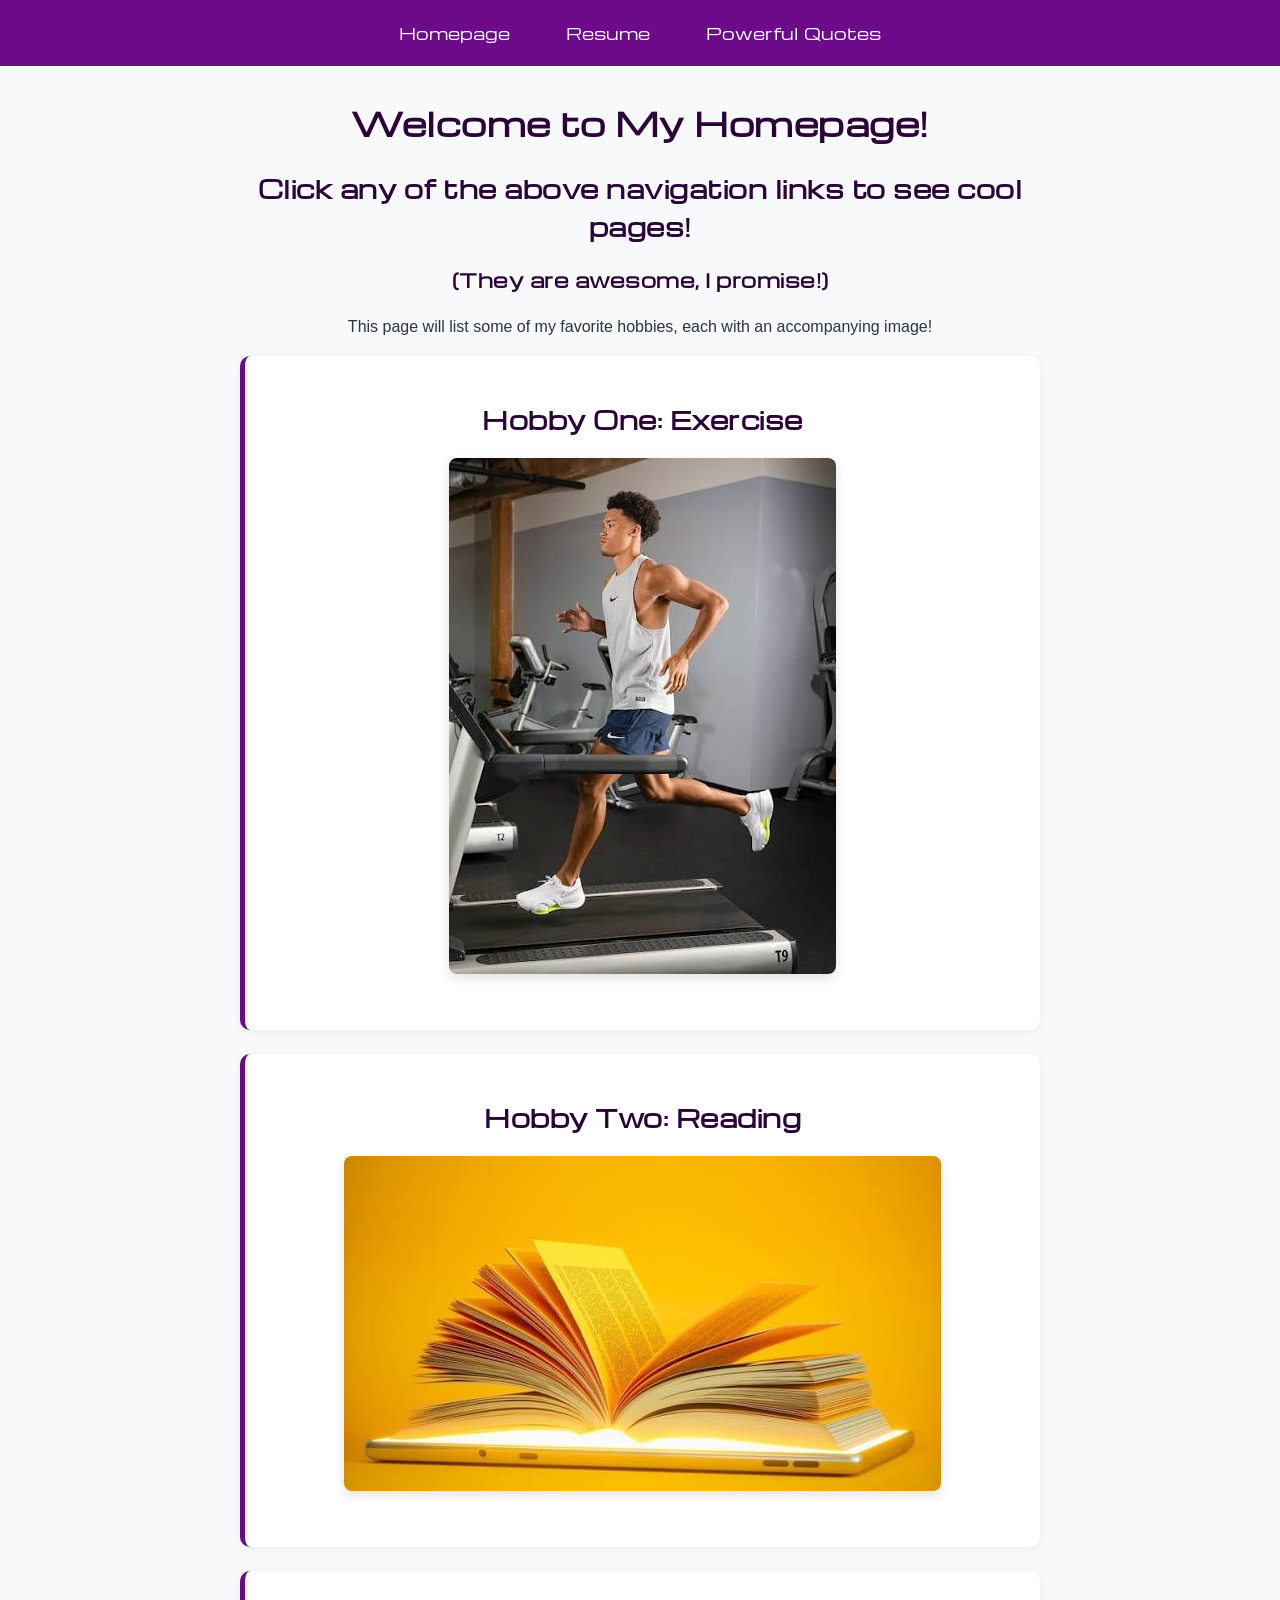
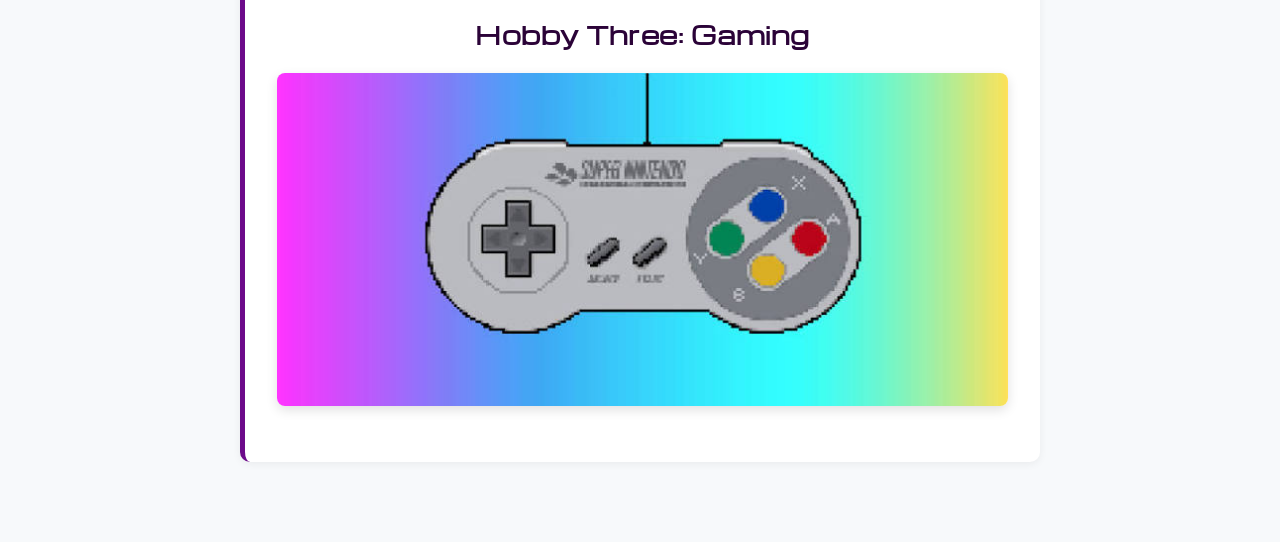
<file: index.html>
<!DOCTYPE html>
<html lang="en">
  <head>
    <meta charset="utf-8">
    <title>Homepage</title>
    <link rel="stylesheet" href="css/normalize.css">
    <link rel="stylesheet" href="css/style.css">
    <link rel="preconnect" href="https://fonts.googleapis.com">
    <link rel="preconnect" href="https://fonts.gstatic.com" crossorigin>
    <link href="https://fonts.googleapis.com/css2?family=Michroma&display=swap" rel="stylesheet">
  </head>
  
  <body>
    <header>
      <nav class="navbar">
        <ul class="nav-list">
          <li><a href="index.html">Homepage</a></li>
          <li><a href="resume.html">Resume</a></li>
          <li><a href="quotes.html">Powerful Quotes</a></li>
        </ul>
      </nav>
    </header>
    
    <main class="content-container text-center">
      <h1 class="hometext">Welcome to My Homepage!</h1>
      <h2>Click any of the above navigation links to see cool pages!</h2>
      <h3>(They are awesome, I promise!)</h3>
      <p>This page will list some of my favorite hobbies, each with an accompanying image!</p>
      
      <section class="card">
        <h2>Hobby One: Exercise</h2>
        <img src="media/images/nike_run.jpg" alt="man on treadmill">
      </section>
      
      <section class="card">
        <h2>Hobby Two: Reading</h2>
        <img src="media/images/book1.jpg" alt="an open book">
      </section>  
      
      <section class="card">  
        <h2>Hobby Three: Gaming</h2>
        <img src="media/images/snes_controller.jpg" alt="pixel art Snes controller">
      </section>  
      
    </main>
  </body>
</html>
</file>
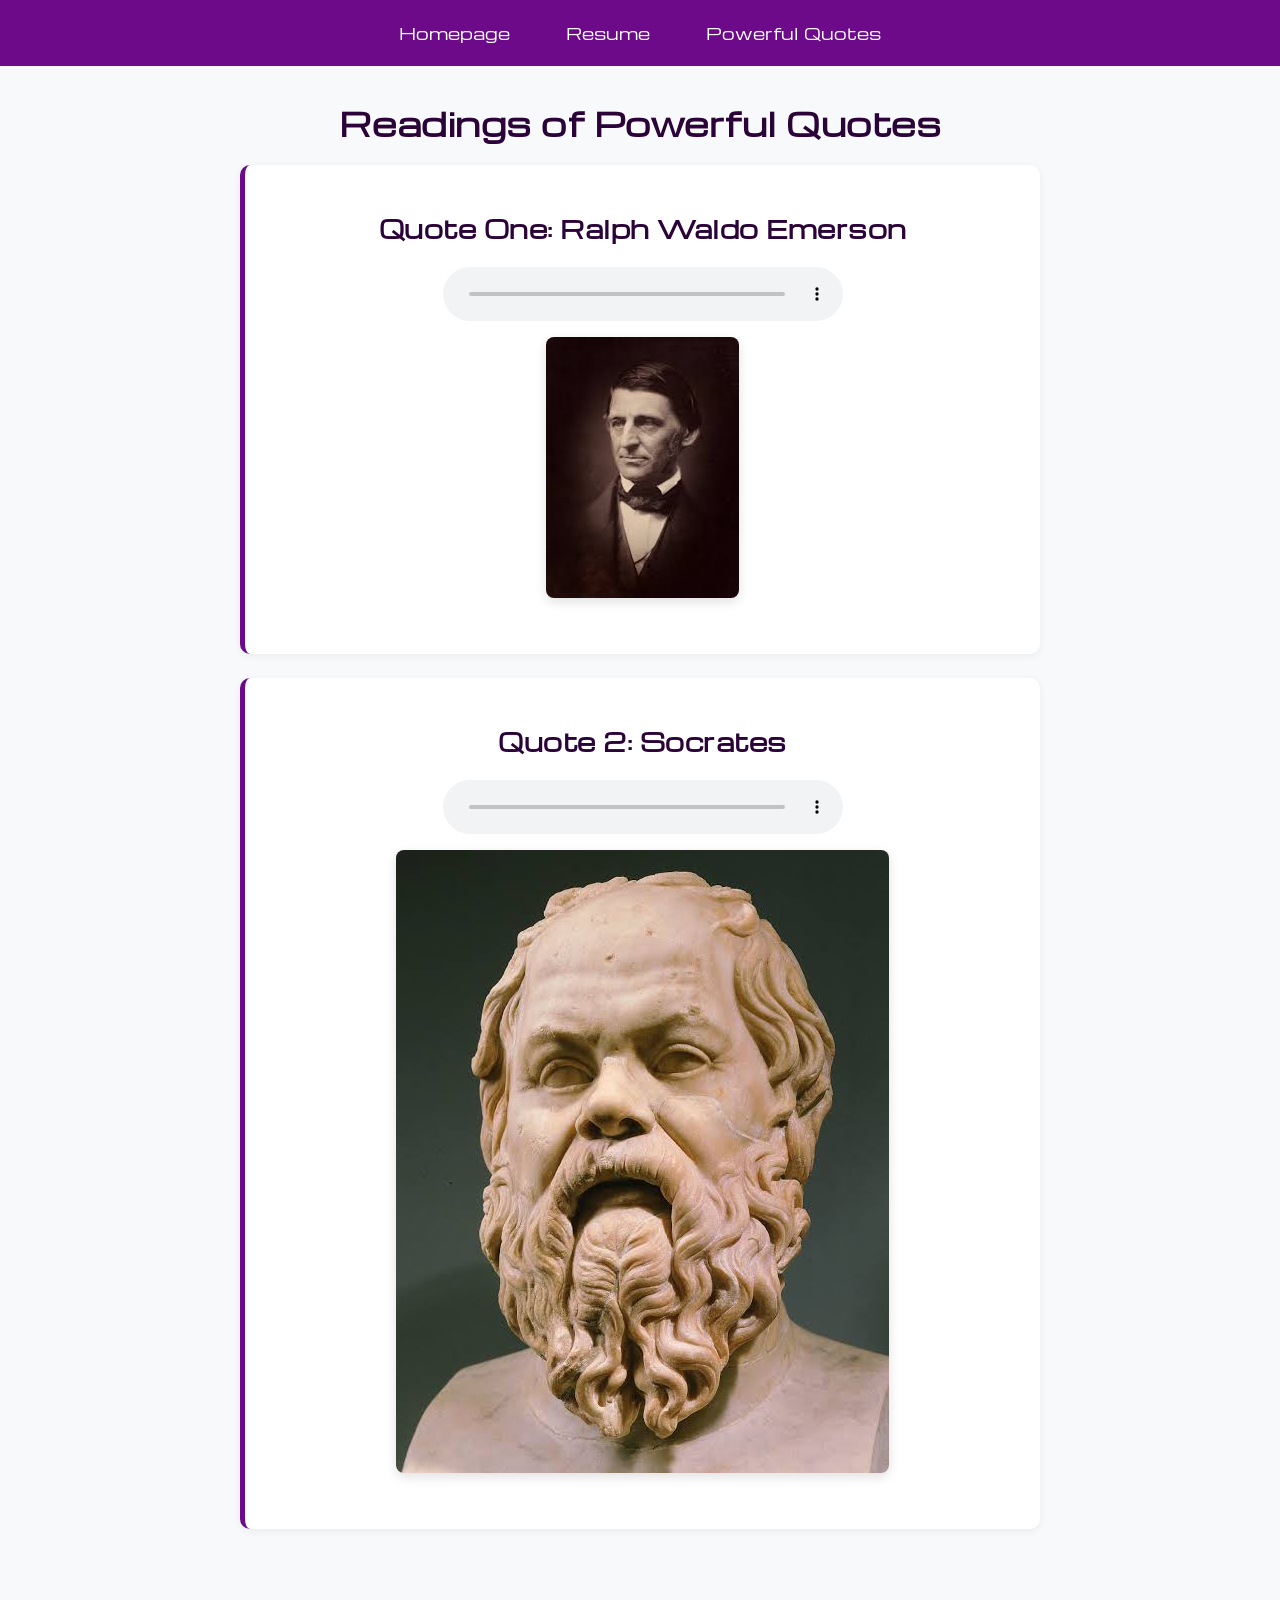
<file: quotes.html>
<!DOCTYPE html>
<html lang="en">
  <head>
    <meta charset="utf-8">
    <title>Powerful Quotes</title>
    <link rel="stylesheet" href="css/normalize.css">
    <link rel="stylesheet" href="css/style.css">
    <link rel="preconnect" href="https://fonts.googleapis.com">
    <link rel="preconnect" href="https://fonts.gstatic.com" crossorigin>
    <link href="https://fonts.googleapis.com/css2?family=Michroma&display=swap" rel="stylesheet">
  </head>
  
  <body>
    <header>
      <nav class="navbar">
        <ul class="nav-list">
          <li><a href="index.html">Homepage</a></li>
          <li><a href="resume.html">Resume</a></li>
          <li><a href="quotes.html">Powerful Quotes</a></li>
        </ul>
      </nav>
    </header>
    
    <main class="content-container text-center">
      <h1>Readings of Powerful Quotes</h1>
      
      <article class="card">
        <h2>Quote One: Ralph Waldo Emerson</h2>
        <audio src="media/audio/emerson1.m4a" controls></audio>
        <img src="media/images/emerson_pic.jpg" alt="Ralph Waldo Emerson">
      </article>
      
      <article class="card">
        <h2>Quote 2: Socrates</h2>
        <audio src="media/audio/socrates1.m4a" controls></audio>
        <img src="media/images/socrates_pic.jpg" alt="Bust of Socrates">
      </article>
    </main>
  </body>
</html>
</file>
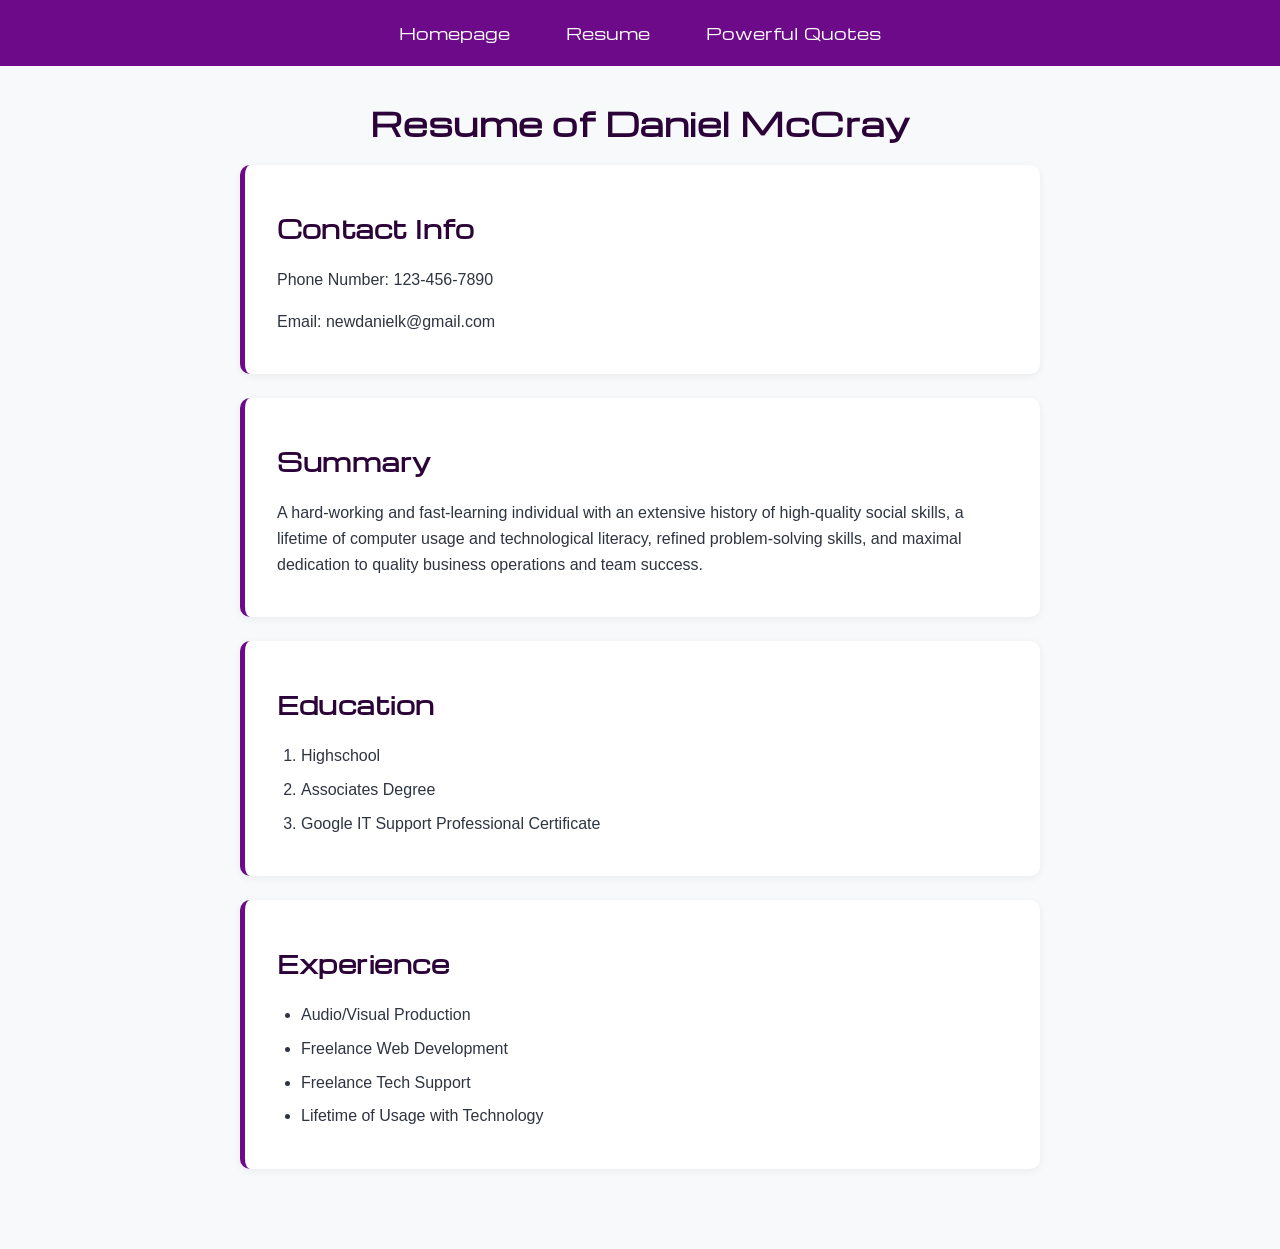
<file: resume.html>
<!DOCTYPE html>
<html lang="en">
  <head>
    <meta charset="utf-8">
    <title>Resume</title>
    <link rel="stylesheet" href="css/normalize.css">
    <link rel="stylesheet" href="css/style.css">
    <link rel="preconnect" href="https://fonts.googleapis.com">
    <link rel="preconnect" href="https://fonts.gstatic.com" crossorigin>
    <link href="https://fonts.googleapis.com/css2?family=Michroma&display=swap" rel="stylesheet">
  </head>
  
  <body>
    <header>
      <nav class="navbar">
        <ul class="nav-list">
          <li><a href="index.html">Homepage</a></li>
          <li><a href="resume.html">Resume</a></li>
          <li><a href="quotes.html">Powerful Quotes</a></li>
        </ul>
      </nav>
    </header>
    
    <main class="content-container">
      <h1>Resume of Daniel McCray</h1>
      
      <div class="card">
        <h2>Contact Info</h2>
        <p>Phone Number: 123-456-7890</p>
        <p>Email: newdanielk@gmail.com</p>
      </div>
        
      <div class="card">
        <h2>Summary</h2>
        <p>A hard-working and fast-learning individual with an extensive history of high-quality social skills, a lifetime of computer usage and technological literacy, refined problem-solving skills, and maximal dedication to quality business operations and team success.</p>
      </div>
        
      <div class="card">
        <h2>Education</h2>
        <ol>
          <li>Highschool</li>
          <li>Associates Degree</li>
          <li>Google IT Support Professional Certificate</li>
        </ol>
      </div>
        
      <div class="card">
        <h2>Experience</h2>
        <ul>
          <li>Audio/Visual Production</li>
          <li>Freelance Web Development</li>
          <li>Freelance Tech Support</li>
          <li>Lifetime of Usage with Technology</li>
        </ul>
      </div>
    </main>
  </body>
</html>
</file>
<file: css/style.css>
.michroma-regular {
  font-family: "Michroma", Helvetica, Arial, sans-serif;
  font-weight: 400;
  font-style: normal;
}

h1.hometext {
  font-family: "Michroma", Helvetica, Arial, sans-serif;
}

.navbar {
  background-color: #6c0a8a;/*Dark purple*/
  padding: 0.75rem 2rem;
}

.nav-list {
  display: flex;
  list-style: none;
  margin: 0;
  padding: 0;
  justify-content: center;
  align-items: center;
  gap: 1.5rem;
}

.nav-list a {
  display: block;
  padding: 0.5rem 1rem;
  color: #ffffff;
  text-decoration: none;
  font-family: "Michroma", Helvetica, Arial, sans-serif;
  font-size: 1rem;
  transition: background-color 0.2s ease, color 0.2s ease;
}

.nav-list a:hover,
.nav-list a:focus-visible {
  background-color: #3b4252;
  color: #88c0d0;
}

body {
  font-family: "Segoe UI", Roboto, Arial, sans-serif;
  background-color: #f7f9fb;
  color: #2e3440;
  line-height: 1.6;
  margin: 0;
  padding-bottom: 3rem;
}

h1, h2, h3 {
  font-family: "Michroma", Helvetica, Arial, sans-serif;
  color: #2b0338;
  letter-spacing: 0.5px;
}

h1 {
  text-align: center;
  margin: 2rem 1rem 1rem;
}

img {
  max-width: 100%;
  height: auto;
  border-radius: 8px;
  box-shadow: 0 4px 12px rgba(0, 0, 0, 0.12);
  display: block;
  margin: 1rem auto 2rem;
}

.content-container {
  max-width: 800px;
  margin: 2rem auto;
  padding: 0 1.5rem;
}

.card {
  background-color: #ffffff;
  padding: 1.5rem 2rem;
  margin-bottom: 1.5rem;
  border-radius: 10px;
  box-shadow: 0 2px 8px rgba(0, 0, 0, 0.06);
  border-left: 5px solid #6c0a8a;
}

.text-center {
  text-align: center;
}

audio {
  display: block;
  margin: 1rem auto;
  width: 100%;
  max-width: 400px;
}

.card ul, 
.card ol {
  padding-left: 1.5rem;
}

.card li {
  margin-bottom: 0.5rem;
}
</file>
